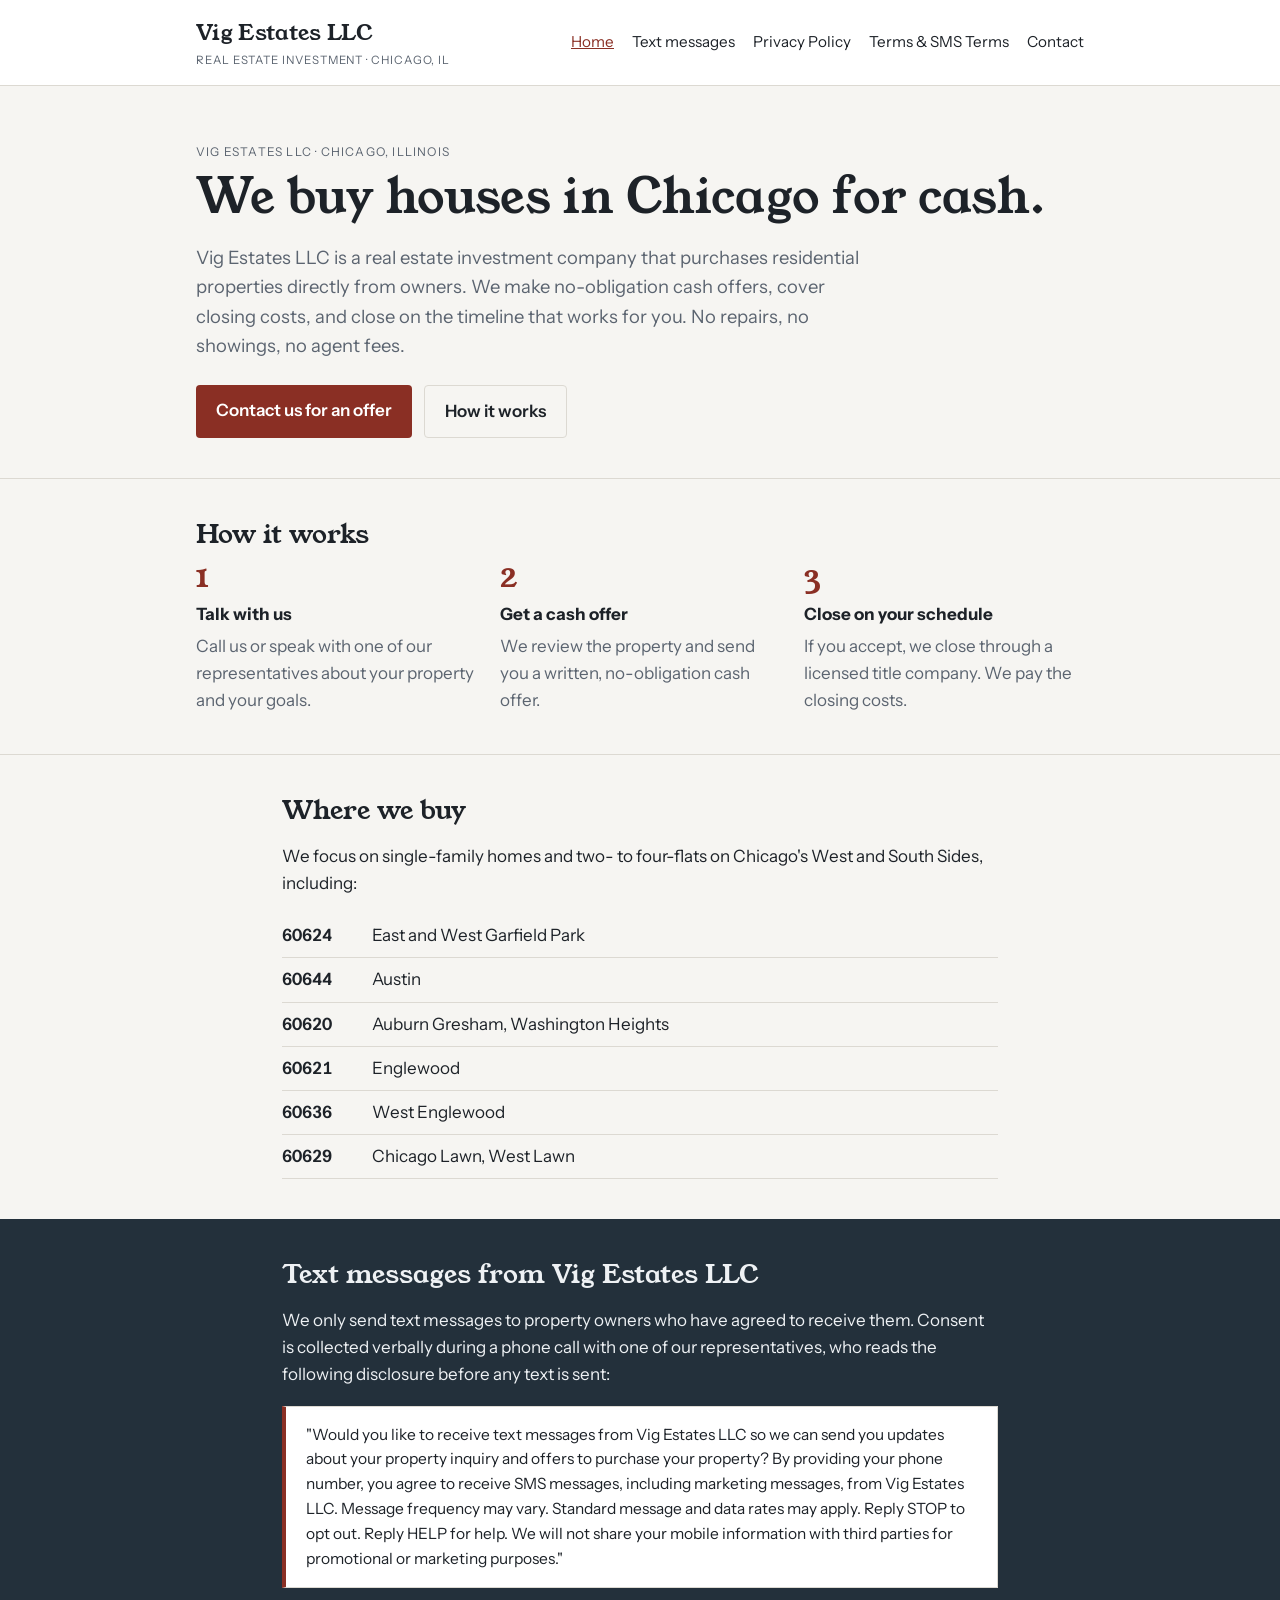
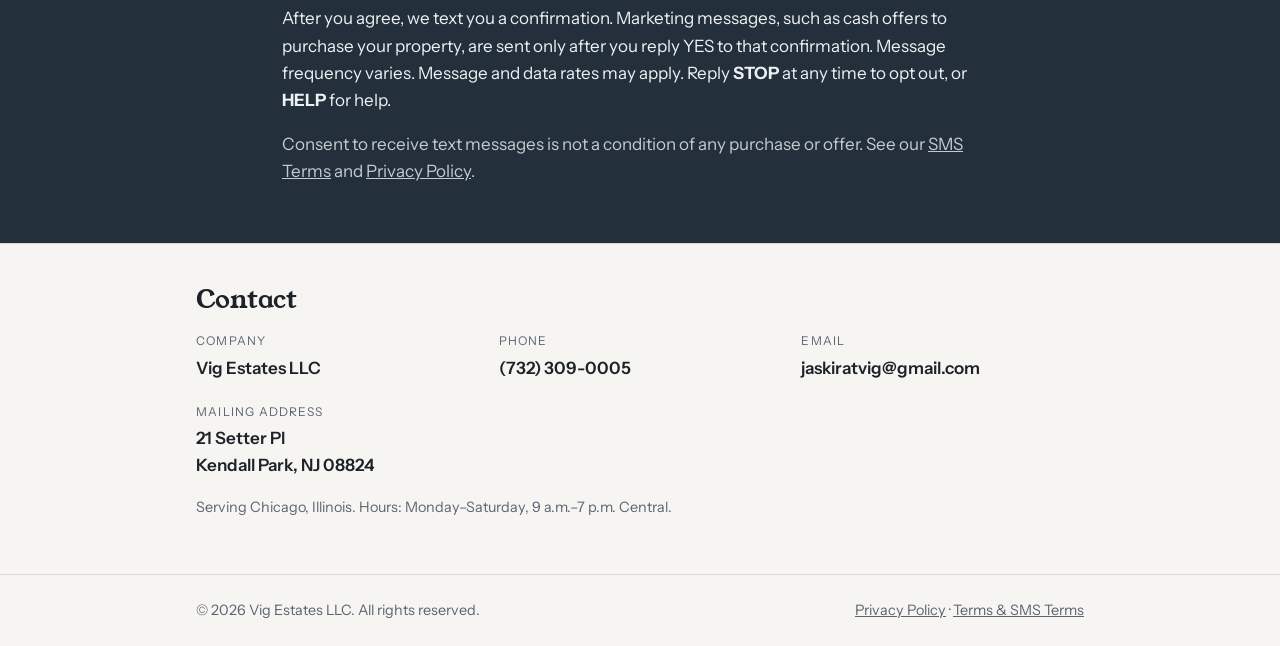
<file: index.html>
<!doctype html>
<html lang="en">
<head>
<meta charset="utf-8">
<meta name="viewport" content="width=device-width, initial-scale=1, viewport-fit=cover">
<title>Vig Estates</title>
<meta name="claude:viewport-fit-sides" content="cover">
<meta name="description" content="Vig Estates LLC buys houses for cash in Chicago, IL. No repairs, no fees, close on your schedule.">
<link rel="preconnect" href="https://fonts.googleapis.com">
<link rel="stylesheet" href="https://fonts.googleapis.com/css2?family=Instrument+Sans:wght@400;600&family=Young+Serif&display=swap">
<link rel="stylesheet" href="style.css">
<style>:root{padding-top:env(safe-area-inset-top,0px);padding-bottom:env(safe-area-inset-bottom,0px)}body{margin:0}[hidden]{display:none!important}</style>
</head>
<body>

<header class="site">
  <div class="wrap">
    <a class="brand" href="index.html">Vig Estates LLC<small>Real estate investment · Chicago, IL</small></a>
    <nav class="site" aria-label="Main">
      <a href="index.html" aria-current="page">Home</a>
      <a href="#text-messages">Text messages</a>
      <a href="privacy.html">Privacy Policy</a>
      <a href="terms.html">Terms &amp; SMS Terms</a>
      <a href="#contact">Contact</a>
    </nav>
  </div>
</header>

<main>
  <div class="wrap hero">
    <p class="eyebrow">Vig Estates LLC · Chicago, Illinois</p>
    <h1>We buy houses in Chicago for cash.</h1>
    <p class="lead">Vig Estates LLC is a real estate investment company that purchases residential properties directly from owners. We make no-obligation cash offers, cover closing costs, and close on the timeline that works for you. No repairs, no showings, no agent fees.</p>
    <div class="actions">
      <a class="btn" href="#contact">Contact us for an offer</a>
      <a class="btn ghost" href="#how-it-works">How it works</a>
    </div>
  </div>

  <section class="block" id="how-it-works">
    <div class="wrap">
      <h2>How it works</h2>
      <ol class="steps">
        <li><strong>Talk with us</strong><span>Call us or speak with one of our representatives about your property and your goals.</span></li>
        <li><strong>Get a cash offer</strong><span>We review the property and send you a written, no-obligation cash offer.</span></li>
        <li><strong>Close on your schedule</strong><span>If you accept, we close through a licensed title company. We pay the closing costs.</span></li>
      </ol>
    </div>
  </section>

  <section class="block" id="areas">
    <div class="wrap prose">
      <h2>Where we buy</h2>
      <p>We focus on single-family homes and two- to four-flats on Chicago's West and South Sides, including:</p>
      <div class="table-scroll">
        <table class="zips">
          <tbody>
            <tr><td>60624</td><td>East and West Garfield Park</td></tr>
            <tr><td>60644</td><td>Austin</td></tr>
            <tr><td>60620</td><td>Auburn Gresham, Washington Heights</td></tr>
            <tr><td>60621</td><td>Englewood</td></tr>
            <tr><td>60636</td><td>West Englewood</td></tr>
            <tr><td>60629</td><td>Chicago Lawn, West Lawn</td></tr>
          </tbody>
        </table>
      </div>
    </div>
  </section>

  <section class="band" id="text-messages">
    <div class="wrap prose">
      <h2>Text messages from Vig Estates LLC</h2>
      <p>We only send text messages to property owners who have agreed to receive them. Consent is collected verbally during a phone call with one of our representatives, who reads the following disclosure before any text is sent:</p>
      <div class="script">"Would you like to receive text messages from Vig Estates LLC so we can send you updates about your property inquiry and offers to purchase your property? By providing your phone number, you agree to receive SMS messages, including marketing messages, from Vig Estates LLC. Message frequency may vary. Standard message and data rates may apply. Reply STOP to opt out. Reply HELP for help. We will not share your mobile information with third parties for promotional or marketing purposes."</div>
      <p>After you agree, we text you a confirmation. Marketing messages, such as cash offers to purchase your property, are sent only after you reply YES to that confirmation. Message frequency varies. Message and data rates may apply. Reply <strong>STOP</strong> at any time to opt out, or <strong>HELP</strong> for help.</p>
      <p class="muted">Consent to receive text messages is not a condition of any purchase or offer. See our <a href="terms.html#sms">SMS Terms</a> and <a href="privacy.html">Privacy Policy</a>.</p>
    </div>
  </section>

  <section class="block" id="contact">
    <div class="wrap">
      <h2>Contact</h2>
      <dl class="contact-grid">
        <div><dt>Company</dt><dd>Vig Estates LLC</dd></div>
        <div><dt>Phone</dt><dd>(732) 309-0005</dd></div>
        <div><dt>Email</dt><dd>jaskiratvig@gmail.com</dd></div>
        <div><dt>Mailing address</dt><dd>21 Setter Pl<br>Kendall Park, NJ 08824</dd></div>
      </dl>
      <p class="updated">Serving Chicago, Illinois. Hours: Monday–Saturday, 9 a.m.–7 p.m. Central.</p>
    </div>
  </section>
</main>

<footer class="site">
  <div class="wrap">
    <span>© 2026 Vig Estates LLC. All rights reserved.</span>
    <span><a href="privacy.html">Privacy Policy</a> · <a href="terms.html">Terms &amp; SMS Terms</a></span>
  </div>
</footer>
</body>
</html>
</file>
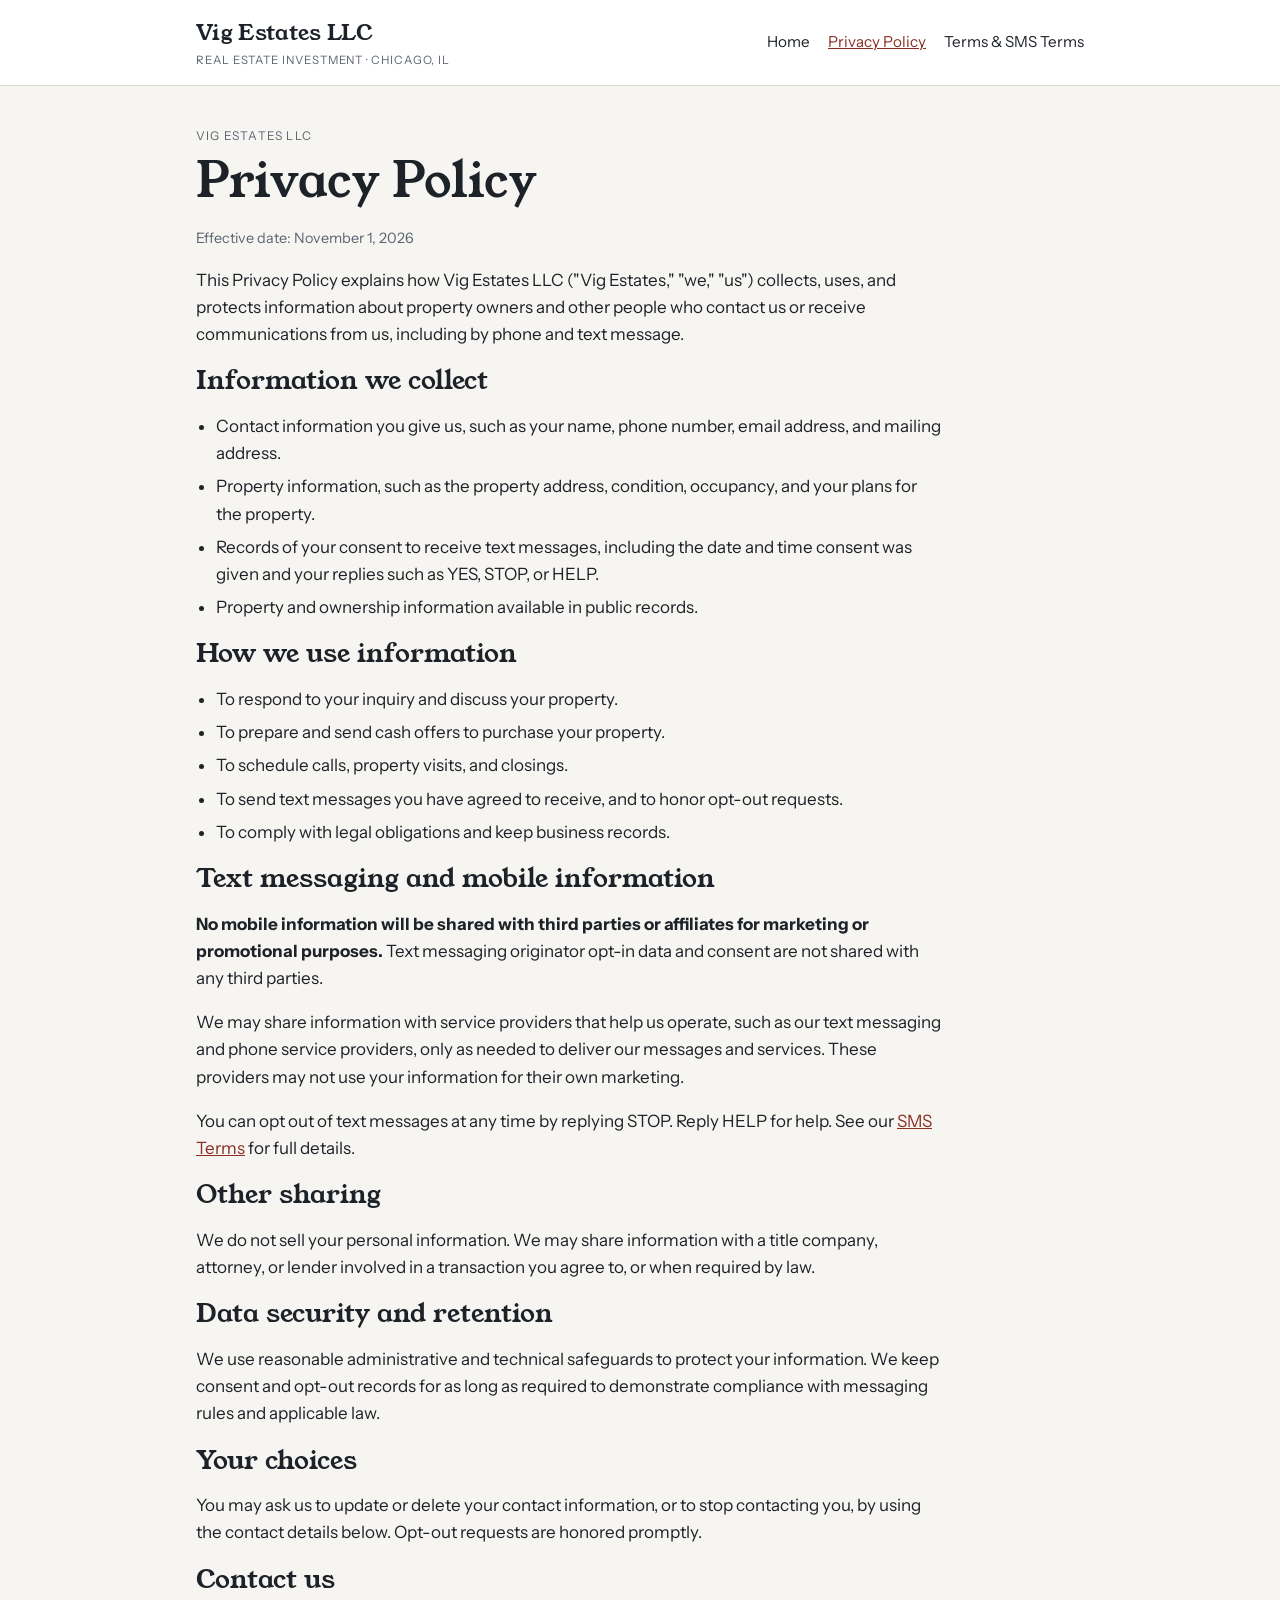
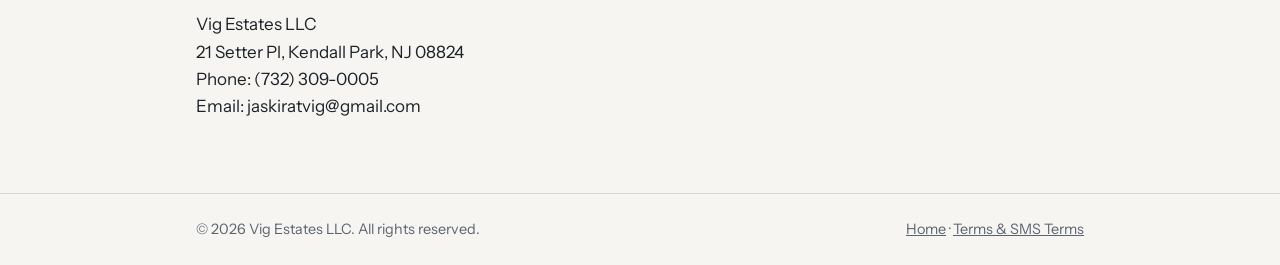
<file: privacy.html>
<!doctype html>
<html lang="en">
<head>
<meta charset="utf-8">
<meta name="viewport" content="width=device-width, initial-scale=1, viewport-fit=cover">
<meta name="claude:viewport-fit-sides" content="cover">
<title>Vig Estates Privacy Policy</title>
<link rel="preconnect" href="https://fonts.googleapis.com">
<link rel="stylesheet" href="https://fonts.googleapis.com/css2?family=Instrument+Sans:wght@400;600&family=Young+Serif&display=swap">
<link rel="stylesheet" href="style.css">
<style>:root{padding-top:env(safe-area-inset-top,0px);padding-bottom:env(safe-area-inset-bottom,0px)}body{margin:0}[hidden]{display:none!important}</style>
</head>
<body>
<header class="site">
  <div class="wrap">
    <a class="brand" href="index.html">Vig Estates LLC<small>Real estate investment · Chicago, IL</small></a>
    <nav class="site" aria-label="Main">
      <a href="index.html">Home</a>
      <a href="privacy.html" aria-current="page">Privacy Policy</a>
      <a href="terms.html">Terms &amp; SMS Terms</a>
    </nav>
  </div>
</header>

<main class="wrap doc">
  <div class="prose">
    <p class="eyebrow">Vig Estates LLC</p>
    <h1>Privacy Policy</h1>
    <p class="updated">Effective date: November 1, 2026</p>

    <p>This Privacy Policy explains how Vig Estates LLC ("Vig Estates," "we," "us") collects, uses, and protects information about property owners and other people who contact us or receive communications from us, including by phone and text message.</p>

    <h2>Information we collect</h2>
    <ul>
      <li>Contact information you give us, such as your name, phone number, email address, and mailing address.</li>
      <li>Property information, such as the property address, condition, occupancy, and your plans for the property.</li>
      <li>Records of your consent to receive text messages, including the date and time consent was given and your replies such as YES, STOP, or HELP.</li>
      <li>Property and ownership information available in public records.</li>
    </ul>

    <h2>How we use information</h2>
    <ul>
      <li>To respond to your inquiry and discuss your property.</li>
      <li>To prepare and send cash offers to purchase your property.</li>
      <li>To schedule calls, property visits, and closings.</li>
      <li>To send text messages you have agreed to receive, and to honor opt-out requests.</li>
      <li>To comply with legal obligations and keep business records.</li>
    </ul>

    <h2 id="sms">Text messaging and mobile information</h2>
    <p><strong>No mobile information will be shared with third parties or affiliates for marketing or promotional purposes.</strong> Text messaging originator opt-in data and consent are not shared with any third parties.</p>
    <p>We may share information with service providers that help us operate, such as our text messaging and phone service providers, only as needed to deliver our messages and services. These providers may not use your information for their own marketing.</p>
    <p>You can opt out of text messages at any time by replying STOP. Reply HELP for help. See our <a href="terms.html#sms">SMS Terms</a> for full details.</p>

    <h2>Other sharing</h2>
    <p>We do not sell your personal information. We may share information with a title company, attorney, or lender involved in a transaction you agree to, or when required by law.</p>

    <h2>Data security and retention</h2>
    <p>We use reasonable administrative and technical safeguards to protect your information. We keep consent and opt-out records for as long as required to demonstrate compliance with messaging rules and applicable law.</p>

    <h2>Your choices</h2>
    <p>You may ask us to update or delete your contact information, or to stop contacting you, by using the contact details below. Opt-out requests are honored promptly.</p>

    <h2>Contact us</h2>
    <p>Vig Estates LLC<br>21 Setter Pl, Kendall Park, NJ 08824<br>Phone: (732) 309-0005<br>Email: jaskiratvig@gmail.com</p>
  </div>
</main>

<footer class="site">
  <div class="wrap">
    <span>© 2026 Vig Estates LLC. All rights reserved.</span>
    <span><a href="index.html">Home</a> · <a href="terms.html">Terms &amp; SMS Terms</a></span>
  </div>
</footer>
</body>
</html>
</file>
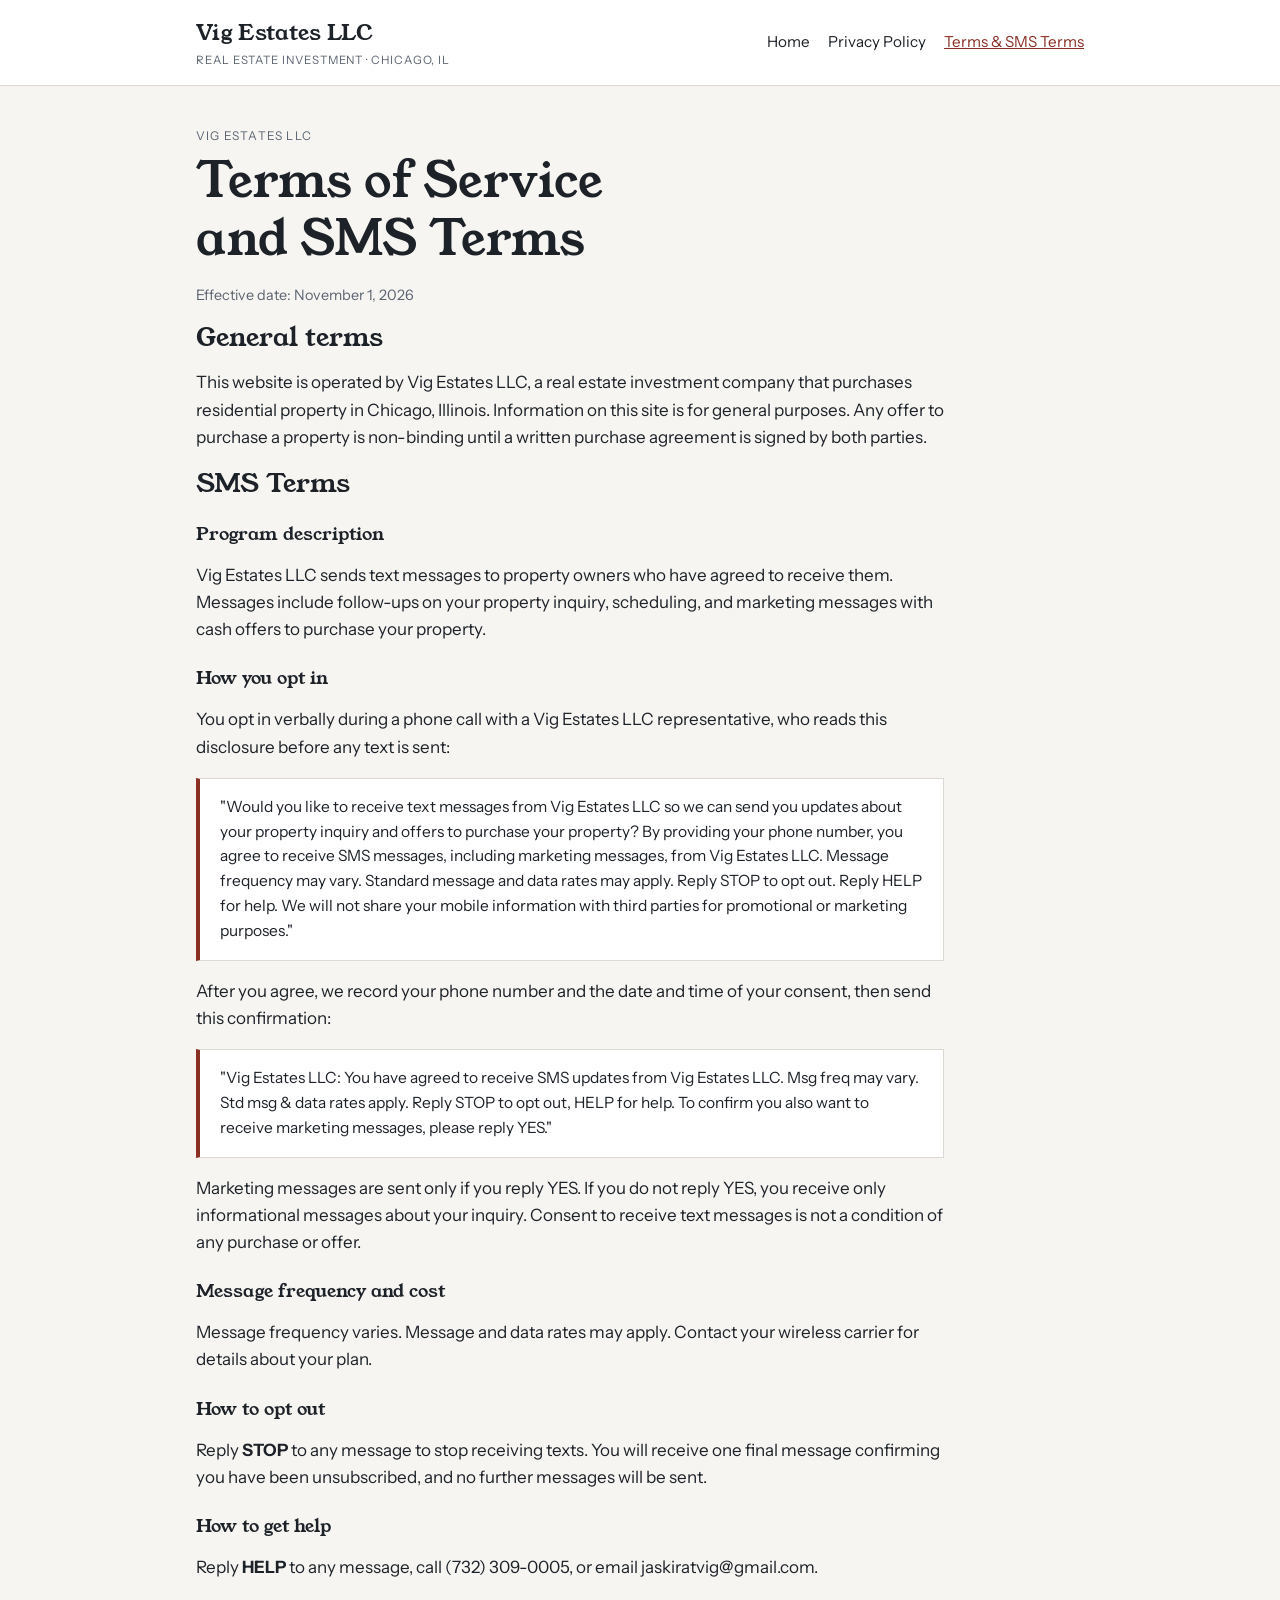
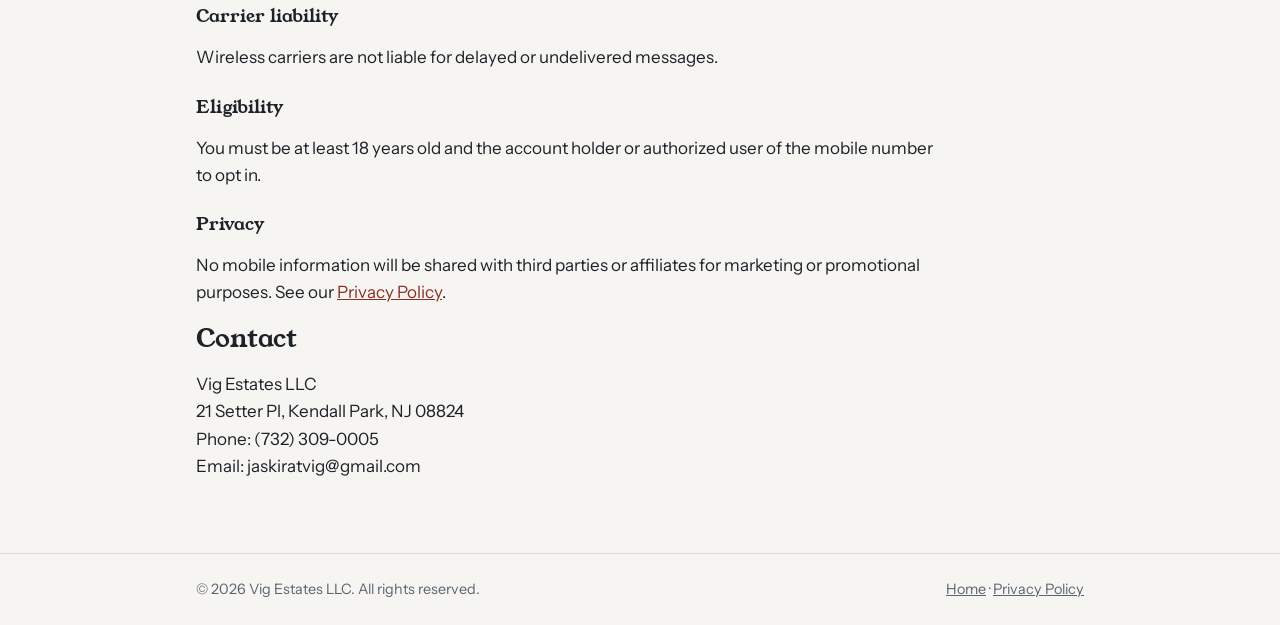
<file: terms.html>
<!doctype html>
<html lang="en">
<head>
<meta charset="utf-8">
<meta name="viewport" content="width=device-width, initial-scale=1, viewport-fit=cover">
<meta name="claude:viewport-fit-sides" content="cover">
<title>Vig Estates Terms</title>
<link rel="preconnect" href="https://fonts.googleapis.com">
<link rel="stylesheet" href="https://fonts.googleapis.com/css2?family=Instrument+Sans:wght@400;600&family=Young+Serif&display=swap">
<link rel="stylesheet" href="style.css">
<style>:root{padding-top:env(safe-area-inset-top,0px);padding-bottom:env(safe-area-inset-bottom,0px)}body{margin:0}[hidden]{display:none!important}</style>
</head>
<body>
<header class="site">
  <div class="wrap">
    <a class="brand" href="index.html">Vig Estates LLC<small>Real estate investment · Chicago, IL</small></a>
    <nav class="site" aria-label="Main">
      <a href="index.html">Home</a>
      <a href="privacy.html">Privacy Policy</a>
      <a href="terms.html" aria-current="page">Terms &amp; SMS Terms</a>
    </nav>
  </div>
</header>

<main class="wrap doc">
  <div class="prose">
    <p class="eyebrow">Vig Estates LLC</p>
    <h1>Terms of Service and SMS Terms</h1>
    <p class="updated">Effective date: November 1, 2026</p>

    <h2>General terms</h2>
    <p>This website is operated by Vig Estates LLC, a real estate investment company that purchases residential property in Chicago, Illinois. Information on this site is for general purposes. Any offer to purchase a property is non-binding until a written purchase agreement is signed by both parties.</p>

    <h2 id="sms">SMS Terms</h2>

    <h3>Program description</h3>
    <p>Vig Estates LLC sends text messages to property owners who have agreed to receive them. Messages include follow-ups on your property inquiry, scheduling, and marketing messages with cash offers to purchase your property.</p>

    <h3>How you opt in</h3>
    <p>You opt in verbally during a phone call with a Vig Estates LLC representative, who reads this disclosure before any text is sent:</p>
    <div class="script">"Would you like to receive text messages from Vig Estates LLC so we can send you updates about your property inquiry and offers to purchase your property? By providing your phone number, you agree to receive SMS messages, including marketing messages, from Vig Estates LLC. Message frequency may vary. Standard message and data rates may apply. Reply STOP to opt out. Reply HELP for help. We will not share your mobile information with third parties for promotional or marketing purposes."</div>
    <p>After you agree, we record your phone number and the date and time of your consent, then send this confirmation:</p>
    <div class="script">"Vig Estates LLC: You have agreed to receive SMS updates from Vig Estates LLC. Msg freq may vary. Std msg &amp; data rates apply. Reply STOP to opt out, HELP for help. To confirm you also want to receive marketing messages, please reply YES."</div>
    <p>Marketing messages are sent only if you reply YES. If you do not reply YES, you receive only informational messages about your inquiry. Consent to receive text messages is not a condition of any purchase or offer.</p>

    <h3>Message frequency and cost</h3>
    <p>Message frequency varies. Message and data rates may apply. Contact your wireless carrier for details about your plan.</p>

    <h3>How to opt out</h3>
    <p>Reply <strong>STOP</strong> to any message to stop receiving texts. You will receive one final message confirming you have been unsubscribed, and no further messages will be sent.</p>

    <h3>How to get help</h3>
    <p>Reply <strong>HELP</strong> to any message, call (732) 309-0005, or email jaskiratvig@gmail.com.</p>

    <h3>Carrier liability</h3>
    <p>Wireless carriers are not liable for delayed or undelivered messages.</p>

    <h3>Eligibility</h3>
    <p>You must be at least 18 years old and the account holder or authorized user of the mobile number to opt in.</p>

    <h3>Privacy</h3>
    <p>No mobile information will be shared with third parties or affiliates for marketing or promotional purposes. See our <a href="privacy.html">Privacy Policy</a>.</p>

    <h2>Contact</h2>
    <p>Vig Estates LLC<br>21 Setter Pl, Kendall Park, NJ 08824<br>Phone: (732) 309-0005<br>Email: jaskiratvig@gmail.com</p>
  </div>
</main>

<footer class="site">
  <div class="wrap">
    <span>© 2026 Vig Estates LLC. All rights reserved.</span>
    <span><a href="index.html">Home</a> · <a href="privacy.html">Privacy Policy</a></span>
  </div>
</footer>
</body>
</html>
</file>
<file: style.css>
/* Layout: single centered column, greystone-and-brick palette drawn from Chicago two-flats */
:root {
  --bg: #f6f5f2;
  --surface: #ffffff;
  --fg: #1d2228;
  --muted: #5b6470;
  --line: #dcd9d2;
  --accent: #8a2f24;
  --accent-ink: #ffffff;
  --band: #23303b;
  --band-fg: #eef1f4;
  --placeholder: #fff3c4;
  --font-display: "Young Serif", Georgia, "Times New Roman", serif;
  --font-body: "Instrument Sans", "Helvetica Neue", Arial, sans-serif;
}
@media (prefers-color-scheme: dark) {
  :root:not([data-theme="light"]) {
    --bg: #15191e; --surface: #1d2228; --fg: #e9ecef; --muted: #a3acb6; --line: #333b44;
    --accent: #e0806f; --accent-ink: #15191e; --band: #0f1317; --band-fg: #e9ecef; --placeholder: #4a3f12;
    color-scheme: dark;
  }
}
:root[data-theme="dark"] {
  --bg: #15191e; --surface: #1d2228; --fg: #e9ecef; --muted: #a3acb6; --line: #333b44;
  --accent: #e0806f; --accent-ink: #15191e; --band: #0f1317; --band-fg: #e9ecef; --placeholder: #4a3f12;
  color-scheme: dark;
}

* { box-sizing: border-box; }
body {
  background: var(--bg); color: var(--fg);
  font-family: var(--font-body); font-size: 17px; line-height: 1.6;
}
a { color: var(--accent); }
a:focus-visible, .btn:focus-visible { outline: 3px solid var(--accent); outline-offset: 3px; }

.wrap {
  max-width: 920px; margin: 0 auto;
  padding-left: max(16px, env(safe-area-inset-left, 0px));
  padding-right: max(16px, env(safe-area-inset-right, 0px));
}
.prose { max-width: 68ch; }

header.site { border-bottom: 1px solid var(--line); background: var(--surface); }
header.site .wrap { display: flex; flex-wrap: wrap; align-items: center; justify-content: space-between; gap: 12px; padding-block: 16px; }
.brand { font-family: var(--font-display); font-size: 1.35rem; color: var(--fg); text-decoration: none; }
.brand small { display: block; font-family: var(--font-body); font-size: .72rem; letter-spacing: .08em; text-transform: uppercase; color: var(--muted); }
nav.site { display: flex; flex-wrap: wrap; gap: 18px; font-size: .95rem; }
nav.site a { color: var(--fg); text-decoration: none; }
nav.site a:hover, nav.site a[aria-current="page"] { color: var(--accent); text-decoration: underline; }

h1, h2, h3 { font-family: var(--font-display); font-weight: 400; line-height: 1.2; text-wrap: balance; }
h1 { font-size: clamp(2rem, 5vw, 3rem); margin: 0 0 16px; }
h2 { font-size: 1.6rem; margin: 0 0 12px; }
h3 { font-size: 1.15rem; margin: 24px 0 6px; }
.eyebrow { font-size: .75rem; letter-spacing: .1em; text-transform: uppercase; color: var(--muted); margin: 0 0 8px; }

.hero { padding-block: 56px 40px; }
.hero p.lead { font-size: 1.15rem; color: var(--muted); max-width: 56ch; margin: 0 0 24px; }
.actions { display: flex; flex-wrap: wrap; gap: 12px; }
.btn { display: inline-block; background: var(--accent); color: var(--accent-ink); padding: 12px 20px; border-radius: 4px; text-decoration: none; font-weight: 600; }
.btn.ghost { background: transparent; color: var(--fg); border: 1px solid var(--line); }

section.block { padding-block: 40px; border-top: 1px solid var(--line); }

.steps { list-style: none; padding: 0; margin: 0; display: grid; grid-template-columns: repeat(auto-fit, minmax(220px, 1fr)); gap: 24px; counter-reset: s; }
.steps li { counter-increment: s; min-width: 0; }
.steps li::before { content: counter(s); display: block; font-family: var(--font-display); font-size: 2rem; color: var(--accent); line-height: 1; margin-bottom: 8px; }
.steps strong { display: block; margin-bottom: 4px; }
.steps span { color: var(--muted); }

.zips { width: 100%; border-collapse: collapse; font-variant-numeric: tabular-nums; }
.zips td { padding: 8px 0; border-bottom: 1px solid var(--line); }
.zips td:first-child { width: 90px; font-weight: 600; }
.table-scroll { overflow-x: auto; }

.band { background: var(--band); color: var(--band-fg); }
.band .wrap { padding-block: 40px; }
.band a { color: var(--band-fg); }
.band .muted { color: var(--band-fg); opacity: .8; }

.script { background: var(--surface); border: 1px solid var(--line); border-left: 4px solid var(--accent); padding: 16px 20px; margin: 16px 0; font-size: .97rem; }
.band .script { color: var(--fg); }

.contact-grid { display: grid; grid-template-columns: repeat(auto-fit, minmax(220px, 1fr)); gap: 20px; }
.contact-grid div { min-width: 0; }
.contact-grid dt { font-size: .75rem; letter-spacing: .1em; text-transform: uppercase; color: var(--muted); }
.contact-grid dd { margin: 4px 0 0; font-weight: 600; overflow-wrap: anywhere; }

.fill { background: var(--placeholder); padding: 0 4px; border-radius: 2px; }

.doc { padding-block: 40px 56px; }
.doc ul { padding-left: 1.2em; }
.doc li { margin-bottom: 6px; }
.updated { color: var(--muted); font-size: .9rem; }

footer.site { border-top: 1px solid var(--line); font-size: .9rem; color: var(--muted); }
footer.site .wrap { display: flex; flex-wrap: wrap; justify-content: space-between; gap: 12px; padding-block: 24px; }
footer.site a { color: var(--muted); }
</file>
